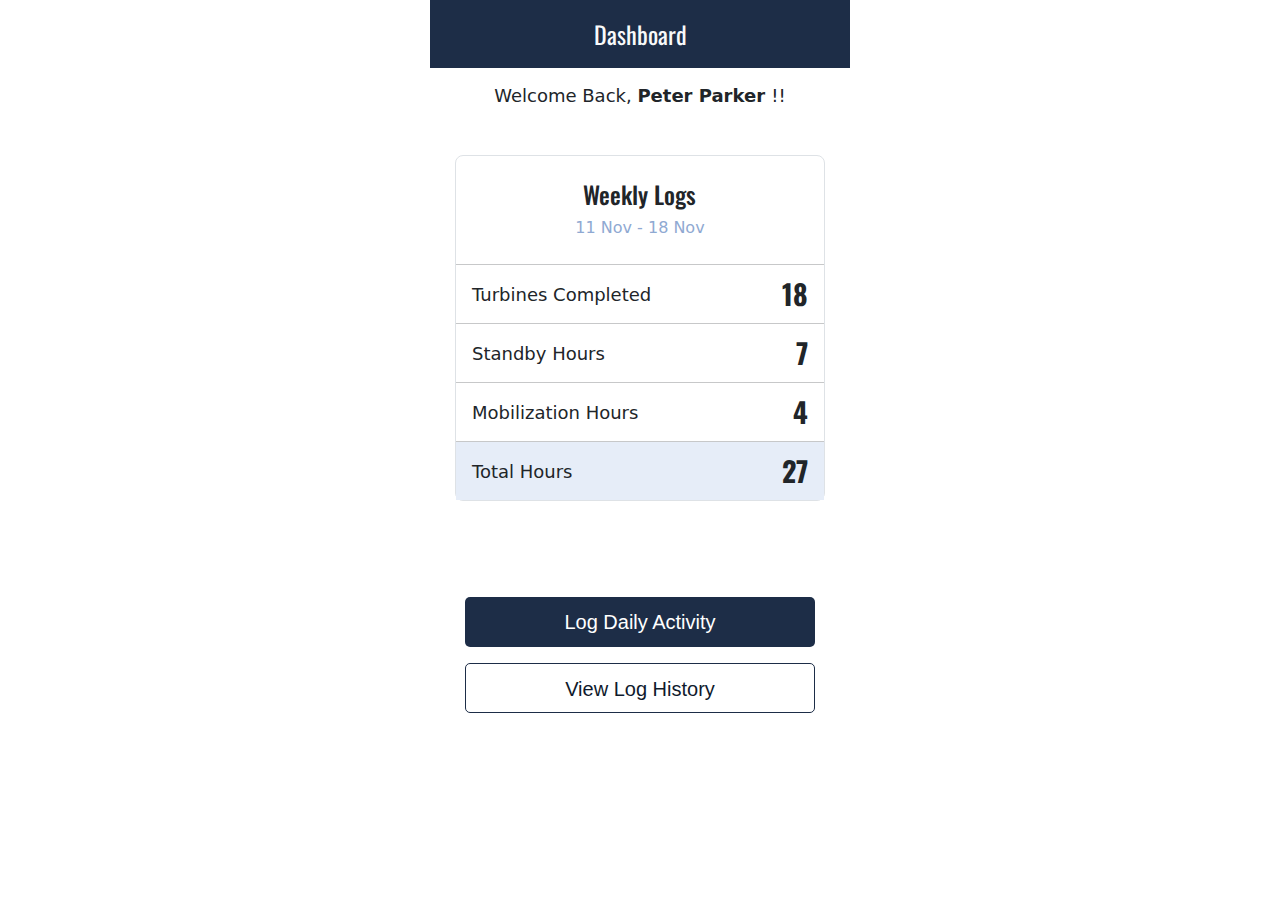
<file: index.html>
<!DOCTYPE html>
<html lang="en">

<head>
    <meta charset="UTF-8">
    <meta http-equiv="X-UA-Compatible" content="IE=edge">
    <meta name="viewport" content="width=device-width, initial-scale=1.0, user-scalable=no">
    <title>Dashboard</title>
    <link href="https://fonts.googleapis.com/css2?family=Oswald:wght@400;600&display=swap" rel="stylesheet">
    <link rel="stylesheet" href="https://cdnjs.cloudflare.com/ajax/libs/font-awesome/5.15.4/css/all.min.css">
    <link rel="stylesheet" href="https://cdn.jsdelivr.net/npm/bootstrap@5.1.3/dist/css/bootstrap.min.css">
    <link rel="stylesheet" href="assets/lib/js-toast/toast.style.min.css">
    <link rel="stylesheet" href="assets/css/style.css">
</head>

<body>
    <div id="mobileWrapper" class="">
        <header class="bg-p py-3 px-4">
            <div class="d-flex justify-content-between text-light">
                <div class="d1 para-xl"> <a href="my-profile.html" class="text-light"><i class="fa fa-user"></i></a></div>
                <div class="page-title font-oswald h-m">Dashboard</div>
                <div class="d2 para-xl"> <a href="login.html" class="text-light"><i class="fa fa-power-off"></i></a></div>
            </div>
        </header>
        <div class="page-body">
            <h6 class="text-center my-5 para-lg">Welcome Back, <strong> Peter Parker </strong> !!</h6>
            <div id="statbox" class="row">
                <div class="col-10 offset-1 border pt-4 px-0 rounded-3">
                    <div class="statdates d-flex justify-content-around mb-4">
                        <div> <a href="" class="txt-grey"><i class="fa fa-chevron-left fa-2x"></i></a> </div>
                        <div class="text-center"> <h4 class="my-0 font-oswald">Weekly Logs</h4> <div class="mt-2 txt-grey"> 11 Nov - 18 Nov </div></div>
                        <div> <a href="" class="txt-grey"><i class="fa fa-chevron-right fa-2x"></i></a> </div>
                    </div>
                    <hr class="my-0">
                    <div class="stat d-flex justify-content-between para-lg align-items-center px-3 py-2">
                        <div>Turbines Completed </div>
                        <div class="font-oswald h-l"><strong>18</strong></div>
                    </div>
                    <hr class="my-0">
                    <div class="stat d-flex justify-content-between para-lg my-1 align-items-center px-3 py-1">
                        <div>Standby Hours </div>
                        <div class="font-oswald h-l"><strong>7</strong></div>
                    </div>
                    <hr class="my-0">
                    <div class="stat d-flex justify-content-between para-lg my-1 align-items-center px-3 py-1">
                        <div>Mobilization Hours </div>
                        <div class="font-oswald h-l"><strong>4</strong></div>
                    </div>
                    <hr class="my-0">
                    <div class="stat d-flex justify-content-between para-lg align-items-center px-3 py-2 bg-litegrey">
                        <div>Total Hours </div>
                        <div class="font-oswald h-l"><strong>27</strong></div>
                    </div>
                </div>
            </div>
            <!--  -->
                <div class="col-10 offset-1 text-center mt-5 pt-5"><a href="log-activity.html" class="btn btn-p w-100 btn-block btn-lg">Log Daily Activity</a></div>
                <div class="col-10 offset-1 text-center mt-3"><a href="daily-logs.html" class="btn btn-outline-p w-100 btn-block btn-lg">View Log History</a></div>
            
            <!--  -->
        </div>
    </div>
</body>
<script src="https://code.jquery.com/jquery-3.6.0.min.js" integrity="sha256-/xUj+3OJU5yExlq6GSYGSHk7tPXikynS7ogEvDej/m4=" crossorigin="anonymous"></script>
<script src="assets/lib/js-toast/toast.script.js"> </script>
</html>
</file>
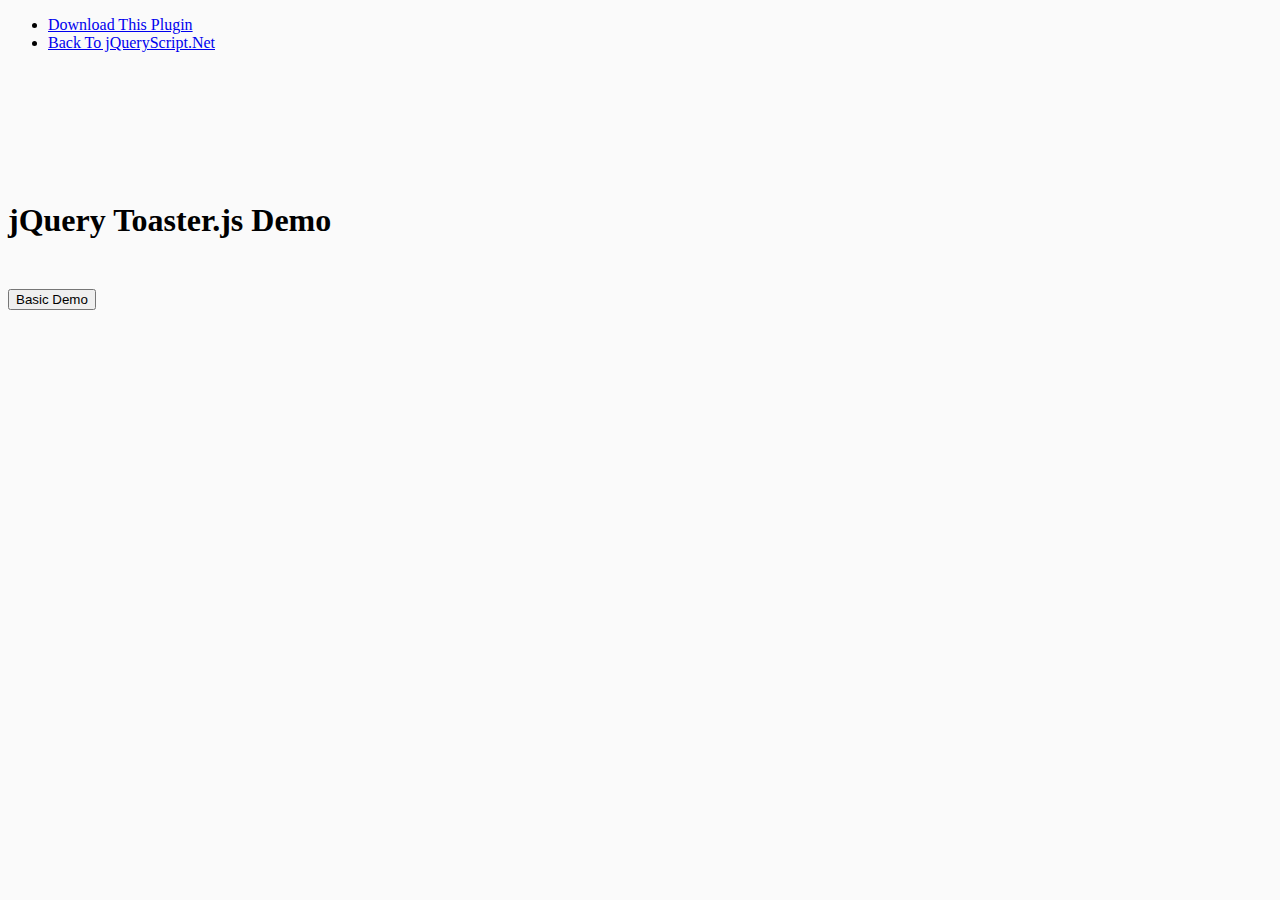
<file: assets/lib/js-toast/index.html>
<!DOCTYPE html>
<html lang="en">
    <head>
        <title>jQuery Toaster.js Demo</title>
        <meta charset="UTF-8">
        <link href="http://www.jqueryscript.net/css/jquerysctipttop.css" rel="stylesheet" type="text/css">
        <meta name="viewport" content="width=device-width, initial-scale=1">
        <link href="toast.style.min.css" rel="stylesheet">
        <script src="https://ajax.googleapis.com/ajax/libs/jquery/3.2.1/jquery.min.js"></script>
        <script src="toast.script.js"></script>
        <style>
        body { background-color:#fafafa; font-family:'Roboto'; }
        h1 { margin:150px auto 50px auto; }
        </style>
    </head>
    <body>
    <div id="jquery-script-menu">
<div class="jquery-script-center">
<ul>
<li><a href="http://www.jqueryscript.net/other/Toast-Popup-Plugin-jQuery-Toaster/">Download This Plugin</a></li>
<li><a href="http://www.jqueryscript.net/">Back To jQueryScript.Net</a></li>
</ul>
<div class="jquery-script-ads"><script type="text/javascript"><!--
google_ad_client = "ca-pub-2783044520727903";
/* jQuery_demo */
google_ad_slot = "2780937993";
google_ad_width = 728;
google_ad_height = 90;
//-->
</script>
<script type="text/javascript"
src="http://pagead2.googlesyndication.com/pagead/show_ads.js">
</script></div>
<div class="jquery-script-clear"></div>
</div>
</div>
    <h1>jQuery Toaster.js Demo</h1>
        <button onclick="addToast()" >Basic Demo</button>
        <script>
            function addToast(){
                $.Toast("test", "this is a test message.", "success", {
                    has_icon:true,
                    has_close_btn:true,
					stack: true,
                    fullscreen:true,
                    timeout:8000,
                    sticky:false,
                    has_progress:true,
                    rtl:false,
                });
            }
        </script>
        <script type="text/javascript">

  var _gaq = _gaq || [];
  _gaq.push(['_setAccount', 'UA-36251023-1']);
  _gaq.push(['_setDomainName', 'jqueryscript.net']);
  _gaq.push(['_trackPageview']);

  (function() {
    var ga = document.createElement('script'); ga.type = 'text/javascript'; ga.async = true;
    ga.src = ('https:' == document.location.protocol ? 'https://ssl' : 'http://www') + '.google-analytics.com/ga.js';
    var s = document.getElementsByTagName('script')[0]; s.parentNode.insertBefore(ga, s);
  })();

</script>
    </body>
</html>
</file>
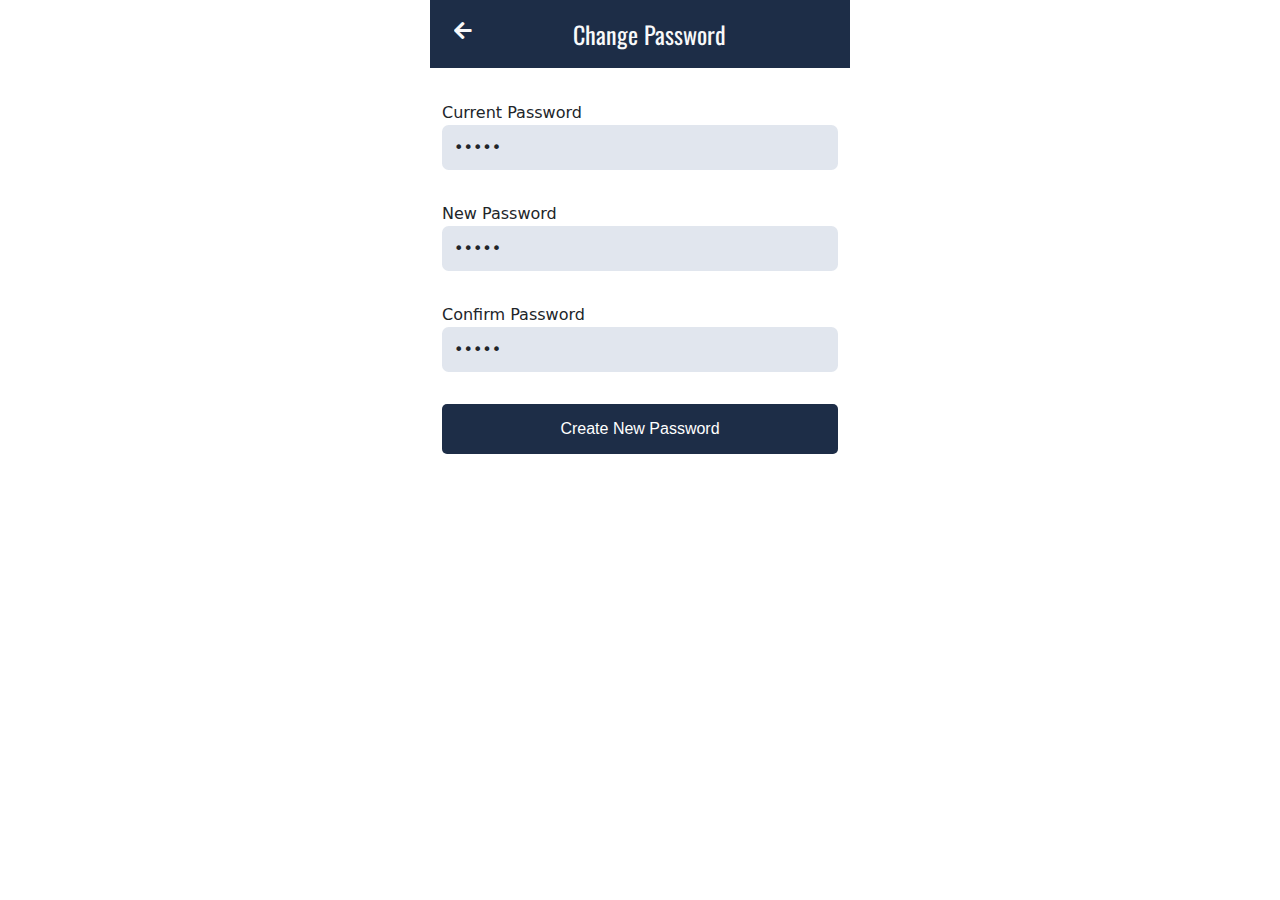
<file: change-password.html>
<!DOCTYPE html>
<html lang="en">

<head>
    <meta charset="UTF-8">
    <meta http-equiv="X-UA-Compatible" content="IE=edge">
    <meta name="viewport" content="width=device-width, initial-scale=1.0, user-scalable=no">
    <title>Dashboard</title>
    <link href="https://fonts.googleapis.com/css2?family=Oswald:wght@400;600&display=swap" rel="stylesheet">
    <link rel="stylesheet" href="https://cdnjs.cloudflare.com/ajax/libs/font-awesome/5.15.4/css/all.min.css">
    <link rel="stylesheet" href="https://cdn.jsdelivr.net/npm/bootstrap@5.1.3/dist/css/bootstrap.min.css">
    <link rel="stylesheet" href="assets/css/style.css">
</head>

<body>
    <div id="mobileWrapper" class="">
        <header class="bg-p py-3 px-4">
            <div class="d-flex justify-content-between text-light">
                <div class="d1 para-xl"> <a href="my-profile.html" class="text-light"><i class="fa fa-arrow-left"></i></a></div>
                <div class="page-title font-oswald h-m">Change Password</div>
                <div class="d1 para-xl"> </div>
            </div>
        </header>
        <div class="page-body">
            <div class="container">
                <div class="row">
                    <div class="col-12 my-3">
                        <label for="">Current Password</label>
                        <input type="password" class="form-control vinput" value="Shane">
                    </div>
                    <!--  -->
                    <div class="col-12 my-3">
                        <label for="">New Password</label>
                        <input type="password" class="form-control vinput" value="Shane">
                    </div>
                    <!--  -->
                    <div class="col-12 my-3">
                        <label for="">Confirm Password</label>
                        <input type="password" class="form-control vinput" value="Shane">
                    </div>
                    <!--  -->
                    <div class="col-12 my-3">
                        <a href="index.html" class="btn btn-p btn-block w-100">Create New Password</a>
                    </div>
                    <!--  -->
                </div>
            </div>
        </div>
    </div>
</body>

</html>
</file>
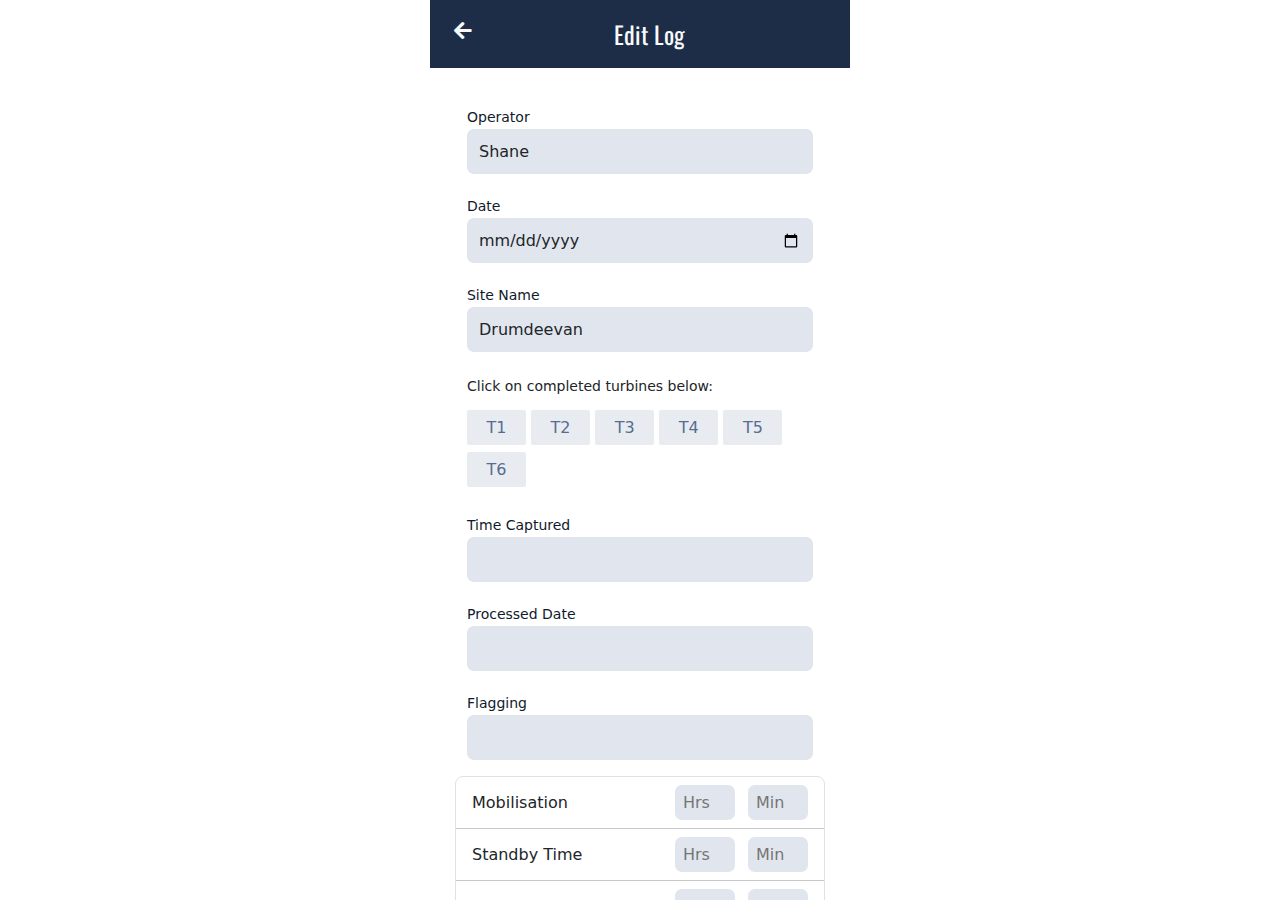
<file: edit-log.html>
<!DOCTYPE html>
<html lang="en">

<head>
    <meta charset="UTF-8">
    <meta http-equiv="X-UA-Compatible" content="IE=edge">
    <meta name="viewport" content="width=device-width, initial-scale=1.0, user-scalable=no">
    <title>Dashboard</title>
    <link href="https://fonts.googleapis.com/css2?family=Oswald:wght@400;600&display=swap" rel="stylesheet">
    <link rel="stylesheet" href="https://cdnjs.cloudflare.com/ajax/libs/font-awesome/5.15.4/css/all.min.css">
    <link rel="stylesheet" href="https://cdn.jsdelivr.net/npm/bootstrap@5.1.3/dist/css/bootstrap.min.css">
    <link rel="stylesheet" href="assets/css/style.css">
</head>

<body>
    <div id="mobileWrapper" class="">
        <header class="bg-p py-3 px-4">
            <div class="d-flex justify-content-between text-light">
                <div class="d1 para-xl"> <a href="view-log.html" class="text-light"><i class="fa fa-arrow-left"></i>
                    </a> </div>
                <div class="page-title font-oswald h-m">Edit Log</div>
                <div class="d1 para-xl"> </div>
            </div>
        </header>
        <div class="page-body">
            <div class="row">
                <div class="col-10 offset-1">
                    <div class="form-group">
                        <label for="">Operator</label>
                        <select class="form-control vinput">
                            <option value="">Shane</option>
                            <option value="">Robin</option>
                            <option value="">Michael</option>
                        </select>
                    </div>
                    <!--  -->
                    <div class="form-group">
                        <label for="">Date</label>
                        <input type="date" class="form-control vinput">
                    </div>
                    <!--  -->
                    <div class="form-group">
                        <label for="">Site Name</label>
                        <select class="form-control vinput">
                            <option value="">Drumdeevan</option>
                            <option value="">Site 2</option>
                            <option value="">Site 3</option>
                        </select>
                    </div>
                    <!--  -->
                    <div class="turbinetagsbx my-4">
                        <div class="para-sm mb-2">
                            <label for="">Click on completed turbines below:</label>
                        </div>
                        <div class="form-check form-check-inline px-0 mx-0 trbncheck">
                            <input class="form-check-input" type="checkbox" id="inlineCheckbox1" value="option1">
                            <label class="form-check-label" for="inlineCheckbox1">T1</label>
                        </div>
                        <!--  -->
                        <div class="form-check form-check-inline px-0 mx-0 trbncheck">
                            <input class="form-check-input" type="checkbox" id="inlineCheckbox2" value="option2">
                            <label class="form-check-label" for="inlineCheckbox2">T2</label>
                        </div>
                        <!--  -->
                        <div class="form-check form-check-inline px-0 mx-0 trbncheck">
                            <input class="form-check-input" type="checkbox" id="inlineCheckbox3" value="option1">
                            <label class="form-check-label" for="inlineCheckbox3">T3</label>
                        </div>
                        <!--  -->
                        <div class="form-check form-check-inline px-0 mx-0 trbncheck">
                            <input class="form-check-input" type="checkbox" id="inlineCheckbox4" value="option2">
                            <label class="form-check-label" for="inlineCheckbox4">T4</label>
                        </div>
                        <!--  -->
                        <div class="form-check form-check-inline px-0 mx-0 trbncheck">
                            <input class="form-check-input" type="checkbox" id="inlineCheckbox5" value="option1">
                            <label class="form-check-label" for="inlineCheckbox5">T5</label>
                        </div>
                        <!--  -->
                        <div class="form-check form-check-inline px-0 mx-0 trbncheck">
                            <input class="form-check-input" type="checkbox" id="inlineCheckbox6" value="option2">
                            <label class="form-check-label" for="inlineCheckbox6">T6</label>
                        </div>
                        <!--  -->
                    </div>
                    <!--  -->
                    <div class="form-group">
                        <label for="">Time Captured</label>
                        <input type="text" class="form-control vinput">
                    </div>
                    <!--  -->
                    <div class="form-group">
                        <label for="">Processed Date</label>
                        <input type="text" class="form-control vinput">
                    </div>
                    <!--  -->
                    <div class="form-group">
                        <label for="">Flagging</label>
                        <input type="text" class="form-control vinput">
                    </div>
                    <!--  -->
                </div>
            </div>
            <!-- Stat box -->
            <div id="statbox" class="row my-3">
                <div class="col-10 offset-1 border px-0 rounded-3">
                    <div class="stat d-flex justify-content-between align-items-center px-3 py-2">
                        <div> Mobilisation </div>
                        <div>
                            <input type="text" class="font-control vinput px-2 input-mini" placeholder="Hrs">
                            <input type="text" class="font-control vinput px-2 input-mini ms-2" placeholder="Min">
                        </div>
                    </div>
                    <hr class="my-0">
                    <div class="stat d-flex justify-content-between my-1 align-items-center px-3 py-1">
                        <div>Standby Time </div>
                        <div>
                            <input type="text" class="font-control vinput px-2 input-mini" placeholder="Hrs">
                            <input type="text" class="font-control vinput px-2 input-mini ms-2" placeholder="Min">
                        </div>
                    </div>
                    <hr class="my-0">
                    <div class="stat d-flex justify-content-between my-1 align-items-center px-3 py-1">
                        <div>On Hold </div>
                        <div>
                            <input type="text" class="font-control vinput px-2 input-mini" placeholder="Hrs">
                            <input type="text" class="font-control vinput px-2 input-mini ms-2" placeholder="Min">
                        </div>
                    </div>
                    <hr class="my-0">
                    <div class="stat d-flex justify-content-between para-lg align-items-center px-3 py-2 bg-litegrey">
                        <div>Total </div>
                        <div>
                            <input type="text" class="font-control vinput px-2 input-mini" placeholder="Hrs" disabled>
                            <input type="text" class="font-control vinput px-2 input-mini ms-2" placeholder="Min"
                                disabled>
                        </div>
                    </div>
                </div>

                <div
                    class="stat col-10 offset-1 my-3 d-flex justify-content-between para-reg align-items-center px-3 py-2 border rounded-3">
                    <div>Round Trip KM's </div>
                    <div>
                        <input type="text" class="font-control vinput px-2 input-med" placeholder="total KM">
                    </div>
                </div>
            </div>
            <!--  -->
            <div class="col-10 offset-1">
                <label for="">Note</label>
                <textarea class="form-control vinput" rows="3"></textarea>
            </div>
            <!--  -->
            <div class="col-10 offset-1 text-center my-5"><a href="" class="btn btn-p w-100 btn-block btn-lg">Submit</a>
            </div>
            <!--  -->
        </div>
    </div>
</body>

</html>
</file>
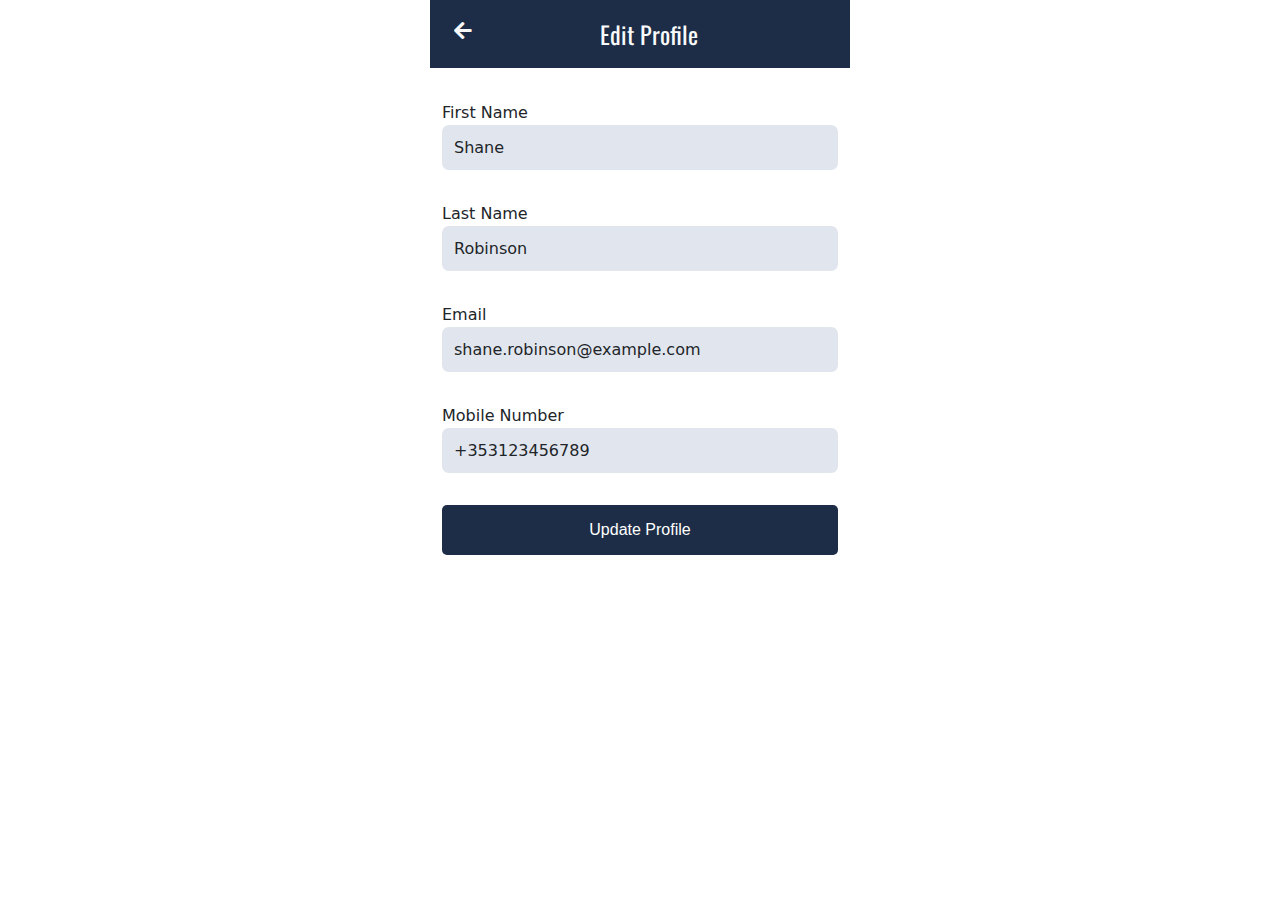
<file: edit-profile.html>
<!DOCTYPE html>
<html lang="en">

<head>
    <meta charset="UTF-8">
    <meta http-equiv="X-UA-Compatible" content="IE=edge">
    <meta name="viewport" content="width=device-width, initial-scale=1.0, user-scalable=no">
    <title>Dashboard</title>
    <link href="https://fonts.googleapis.com/css2?family=Oswald:wght@400;600&display=swap" rel="stylesheet">
    <link rel="stylesheet" href="https://cdnjs.cloudflare.com/ajax/libs/font-awesome/5.15.4/css/all.min.css">
    <link rel="stylesheet" href="https://cdn.jsdelivr.net/npm/bootstrap@5.1.3/dist/css/bootstrap.min.css">
    <link rel="stylesheet" href="assets/css/style.css">
</head>

<body>
    <div id="mobileWrapper" class="">
        <header class="bg-p py-3 px-4">
            <div class="d-flex justify-content-between text-light">
                <div class="d1 para-xl"> <a href="my-profile.html" class="text-light"><i class="fa fa-arrow-left"></i></a></div>
                <div class="page-title font-oswald h-m">Edit Profile</div>
                <div class="d1 para-xl"> </div>
            </div>
        </header>
        <div class="page-body">
            <div class="container">
                <div class="row">
                    <div class="col-12 my-3">
                        <label for="">First Name</label>
                        <input type="text" class="form-control vinput" value="Shane">
                    </div>
                    <!--  -->
                    <div class="col-12 my-3">
                        <label for="">Last Name</label>
                        <input type="text" class="form-control vinput" value="Robinson">
                    </div>
                    <!--  -->
                    <div class="col-12 my-3">
                        <label for="">Email</label>
                        <input type="text" class="form-control vinput" value="shane.robinson@example.com">
                    </div>
                    <!--  -->
                    <div class="col-12 my-3">
                        <label for="">Mobile Number</label>
                        <input type="text" class="form-control vinput" value="+353123456789">
                    </div>
                    <!--  -->
                    <div class="col-12 my-3">
                        <a href="my-profile.html" class="btn btn-p btn-block w-100">Update Profile</a>
                    </div>
                    <!--  -->
                </div>
            </div>
        </div>
    </div>
</body>

</html>
</file>
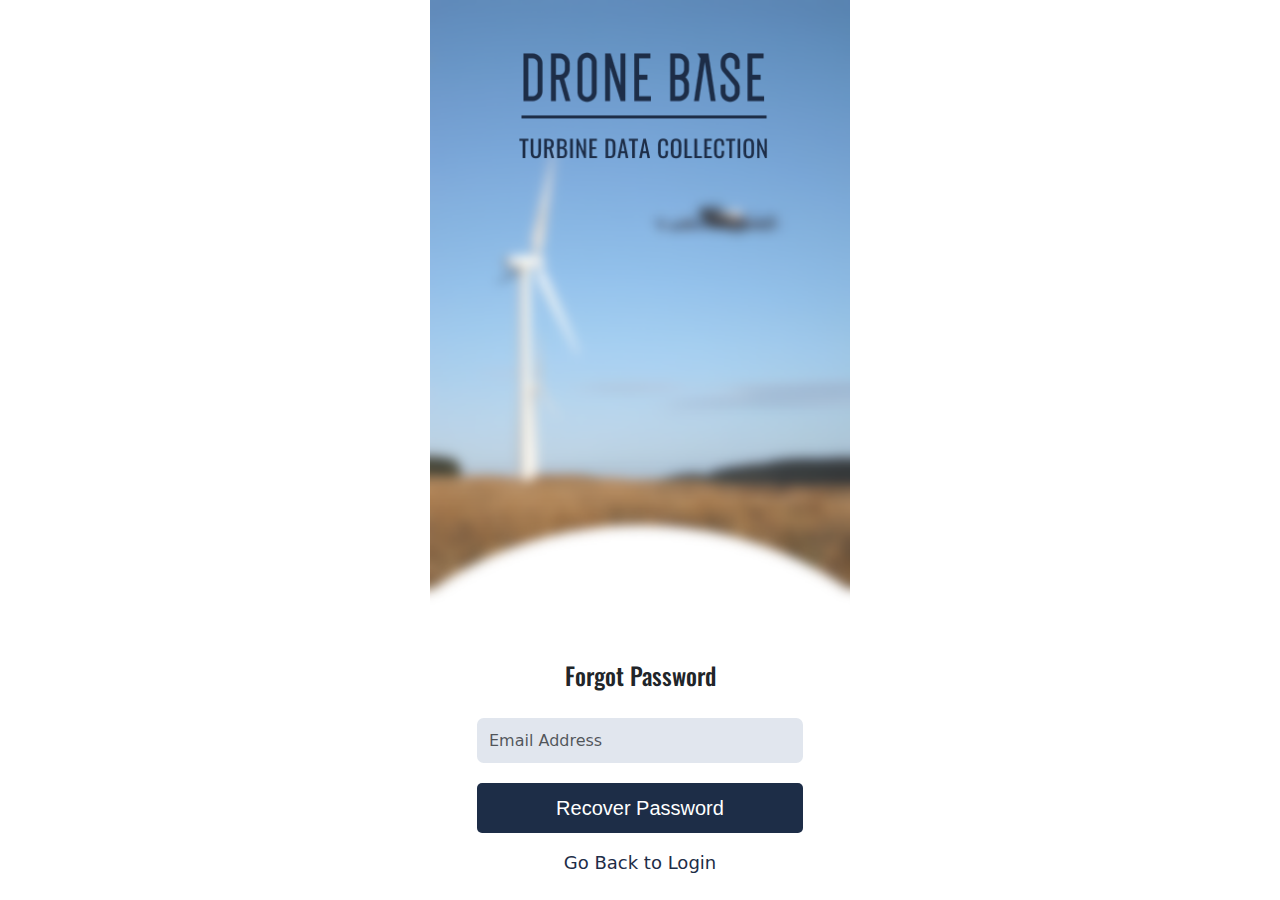
<file: forgot-password.html>
<!DOCTYPE html>
<html lang="en">

<head>
    <meta charset="UTF-8">
    <meta http-equiv="X-UA-Compatible" content="IE=edge">
    <meta name="viewport" content="width=device-width, initial-scale=1.0, user-scalable=no">
    <title>Dashboard</title>
    <link href="https://fonts.googleapis.com/css2?family=Oswald:wght@400;600&display=swap" rel="stylesheet">
    <link rel="stylesheet" href="https://cdnjs.cloudflare.com/ajax/libs/font-awesome/5.15.4/css/all.min.css">
    <link rel="stylesheet" href="https://cdn.jsdelivr.net/npm/bootstrap@5.1.3/dist/css/bootstrap.min.css">
    <link rel="stylesheet" href="assets/css/style.css">
</head>

<body>
    <div id="mobileWrapper" class="bg-dark d-flex authbg">
        <div class="container d-flex align-items-start flex-column bd-highlight mb-3">
            <div class="row mb-auto bd-highlight w-100">
                <div id="brand" class="mt-5 w-100 text-center ms-3"><img src="assets/images/logo-tdc.png" alt=""></div>
            </div>
            <div class="row ">
                <div id="authBox">
                    <div class="form-heading text-center font-oswald">
                        <h4>Forgot Password</h4>
                    </div>

                    <form action="">
                        <div class="authForm row mb-2">
                            <div class="col-10 offset-1">
                                <div class="form-group">
                                    <input type="email" class="form-control vinput" placeholder="Email Address">
                                </div>
                            </div>
                            <div class="col-10 offset-1">
                                <div class="form-group">
                                    <a href="reset-password.html" class="btn w-100 btn-p btn-block btn-lg">Recover Password</a>
                                </div>
                            </div>
                            <div class="col-12 mt-3 text-center para-lg">
                                <a href="login.html">Go Back to Login</a>
                            </div>
                        </div>

                    </form>
                </div>
            </div>
        </div>
    </div>
</body>

</html>
</file>
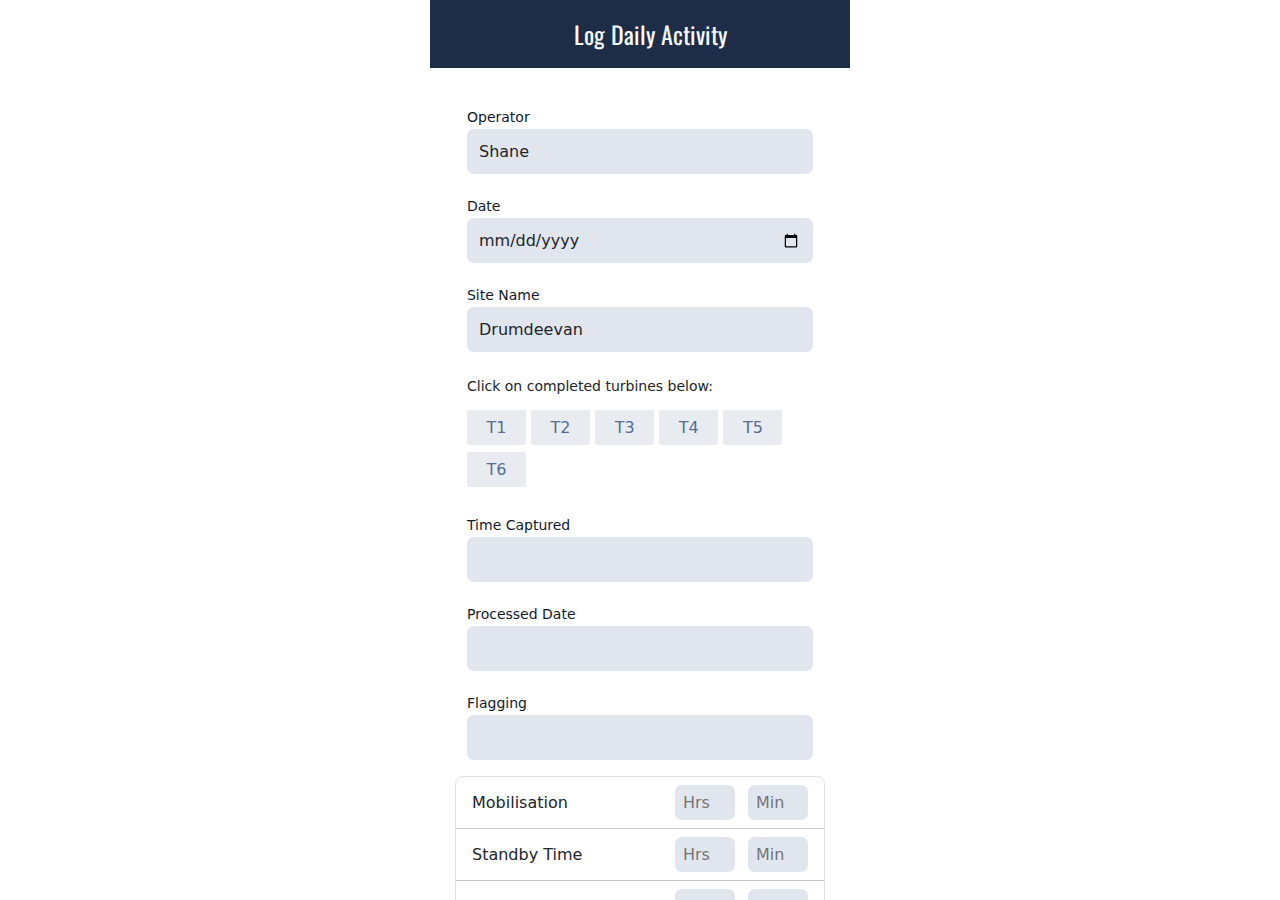
<file: log-activity.html>
<!DOCTYPE html>
<html lang="en">

<head>
    <meta charset="UTF-8">
    <meta http-equiv="X-UA-Compatible" content="IE=edge">
    <meta name="viewport" content="width=device-width, initial-scale=1.0, user-scalable=no">
    <title>Dashboard</title>
    <link href="https://fonts.googleapis.com/css2?family=Oswald:wght@400;600&display=swap" rel="stylesheet">
    <link rel="stylesheet" href="https://cdnjs.cloudflare.com/ajax/libs/font-awesome/5.15.4/css/all.min.css">
    <link rel="stylesheet" href="https://cdn.jsdelivr.net/npm/bootstrap@5.1.3/dist/css/bootstrap.min.css">
    <link rel="stylesheet" href="assets/lib/js-toast/toast.style.min.css">
    <link rel="stylesheet" href="assets/css/style.css">
</head>

<body>
    <div id="mobileWrapper" class="">
        <header class="bg-p py-3 px-4">
            <div class="d-flex justify-content-between text-light">
                <div class="d1 para-xl"> <a href="index.html" class="text-light"><i class="fa fa-arrow-left"></i></a>
                </div>
                <div class="page-title font-oswald h-m">Log Daily Activity</div>
                <div class="d1 para-xl"> </div>
            </div>
        </header>
        <div class="page-body">
            <div class="row">
                <div class="col-10 offset-1">
                    <div class="form-group">
                        <label for="">Operator</label>
                        <select class="form-control vinput">
                            <option value="">Shane</option>
                            <option value="">Robin</option>
                            <option value="">Michael</option>
                        </select>
                    </div>
                    <!--  -->
                    <div class="form-group">
                        <label for="">Date</label>
                        <input type="date" class="form-control vinput">
                    </div>
                    <!--  -->
                    <div class="form-group">
                        <label for="">Site Name</label>
                        <select class="form-control vinput">
                            <option value="">Drumdeevan</option>
                            <option value="">Site 2</option>
                            <option value="">Site 3</option>
                        </select>
                    </div>
                    <!--  -->
                    <div class="turbinetagsbx my-4">
                        <div class="para-sm mb-2">
                            <label for="">Click on completed turbines below:</label>
                        </div>
                        <div class="form-check form-check-inline px-0 mx-0 trbncheck">
                            <input class="form-check-input" type="checkbox" id="inlineCheckbox1" value="option1">
                            <label class="form-check-label" for="inlineCheckbox1">T1</label>
                        </div>
                        <!--  -->
                        <div class="form-check form-check-inline px-0 mx-0 trbncheck">
                            <input class="form-check-input" type="checkbox" id="inlineCheckbox2" value="option2">
                            <label class="form-check-label" for="inlineCheckbox2">T2</label>
                        </div>
                        <!--  -->
                        <div class="form-check form-check-inline px-0 mx-0 trbncheck">
                            <input class="form-check-input" type="checkbox" id="inlineCheckbox3" value="option1">
                            <label class="form-check-label" for="inlineCheckbox3">T3</label>
                        </div>
                        <!--  -->
                        <div class="form-check form-check-inline px-0 mx-0 trbncheck">
                            <input class="form-check-input" type="checkbox" id="inlineCheckbox4" value="option2">
                            <label class="form-check-label" for="inlineCheckbox4">T4</label>
                        </div>
                        <!--  -->
                        <div class="form-check form-check-inline px-0 mx-0 trbncheck">
                            <input class="form-check-input" type="checkbox" id="inlineCheckbox5" value="option1">
                            <label class="form-check-label" for="inlineCheckbox5">T5</label>
                        </div>
                        <!--  -->
                        <div class="form-check form-check-inline px-0 mx-0 trbncheck">
                            <input class="form-check-input" type="checkbox" id="inlineCheckbox6" value="option2">
                            <label class="form-check-label" for="inlineCheckbox6">T6</label>
                        </div>
                        <!--  -->
                    </div>
                    <!--  -->
                    <div class="form-group">
                        <label for="">Time Captured</label>
                        <input type="text" class="form-control vinput">
                    </div>
                    <!--  -->
                    <div class="form-group">
                        <label for="">Processed Date</label>
                        <input type="text" class="form-control vinput">
                    </div>
                    <!--  -->
                    <div class="form-group">
                        <label for="">Flagging</label>
                        <input type="text" class="form-control vinput">
                    </div>
                    <!--  -->
                </div>
            </div>
            <!-- Stat box -->
            <div id="statbox" class="row my-3">
                <div class="col-10 offset-1 border px-0 rounded-3">
                    <div class="stat d-flex justify-content-between align-items-center px-3 py-2">
                        <div> Mobilisation </div>
                        <div>
                            <input type="text" class="font-control vinput px-2 input-mini" placeholder="Hrs">
                            <input type="text" class="font-control vinput px-2 input-mini ms-2" placeholder="Min">
                        </div>
                    </div>
                    <hr class="my-0">
                    <div class="stat d-flex justify-content-between my-1 align-items-center px-3 py-1">
                        <div>Standby Time </div>
                        <div>
                            <input type="text" class="font-control vinput px-2 input-mini" placeholder="Hrs">
                            <input type="text" class="font-control vinput px-2 input-mini ms-2" placeholder="Min">
                        </div>
                    </div>
                    <hr class="my-0">
                    <div class="stat d-flex justify-content-between my-1 align-items-center px-3 py-1">
                        <div>On Hold </div>
                        <div>
                            <input type="text" class="font-control vinput px-2 input-mini" placeholder="Hrs">
                            <input type="text" class="font-control vinput px-2 input-mini ms-2" placeholder="Min">
                        </div>
                    </div>
                    <hr class="my-0">
                    <div class="stat d-flex justify-content-between para-lg align-items-center px-3 py-2 bg-litegrey">
                        <div>Total </div>
                        <div>
                            <input type="text" class="font-control vinput px-2 input-mini" placeholder="Hrs" disabled>
                            <input type="text" class="font-control vinput px-2 input-mini ms-2" placeholder="Min"
                                disabled>
                        </div>
                    </div>
                </div>

                <div
                    class="stat col-10 offset-1 my-3 d-flex justify-content-between para-reg align-items-center px-3 py-2 border rounded-3">
                    <div>Round Trip KM's </div>
                    <div>
                        <input type="text" class="font-control vinput px-2 input-med" placeholder="total KM">
                    </div>
                </div>
            </div>
            <!--  -->
            <div class="col-10 offset-1">
                <label for="">Note</label>
                <textarea class="form-control vinput" rows="3"></textarea>
            </div>
            <!--  -->
            <div class="col-10 offset-1 text-center my-5"><a href="daily-logs.html"
                    class="btn btn-p w-100 btn-block btn-lg">Submit</a>
            </div>
            <!--  -->
        </div>
    </div>
    <script src="https://code.jquery.com/jquery-3.6.0.min.js"
        integrity="sha256-/xUj+3OJU5yExlq6GSYGSHk7tPXikynS7ogEvDej/m4=" crossorigin="anonymous"></script>
    <script src="assets/lib/js-toast/toast.script.js"> </script>
    <script>
        function showToast(){
            $.Toast("Success","Upload status updated successfully");;
        }
        
    </script>
</body>

</html>
</file>
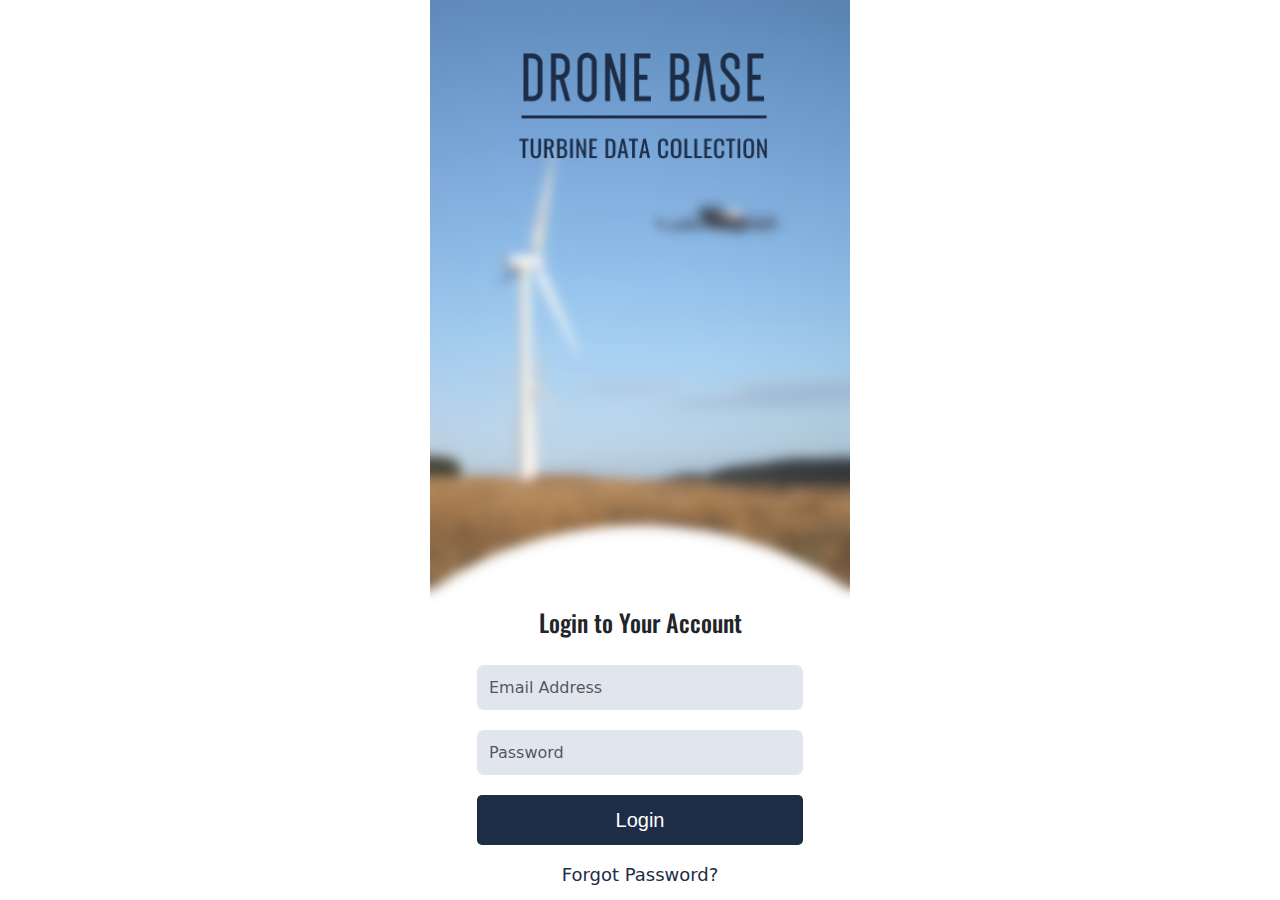
<file: login.html>
<!DOCTYPE html>
<html lang="en">

<head>
    <meta charset="UTF-8">
    <meta http-equiv="X-UA-Compatible" content="IE=edge">
    <meta name="viewport" content="width=device-width, initial-scale=1.0, user-scalable=no">
    <title>Dashboard</title>
    <link href="https://fonts.googleapis.com/css2?family=Oswald:wght@400;600&display=swap" rel="stylesheet">
    <link rel="stylesheet" href="https://cdnjs.cloudflare.com/ajax/libs/font-awesome/5.15.4/css/all.min.css">
    <link rel="stylesheet" href="https://cdn.jsdelivr.net/npm/bootstrap@5.1.3/dist/css/bootstrap.min.css">
    <link rel="stylesheet" href="assets/css/style.css">
</head>

<body>
    <div id="mobileWrapper" class="bg-dark d-flex authbg">
        <div class="container d-flex align-items-start flex-column bd-highlight mb-1">
            <div class="row mb-auto bd-highlight w-100">
                <div id="brand" class="mt-5 w-100 text-center ms-3"><img src="assets/images/logo-tdc.png" alt=""></div>
            </div>
            <div class="row ">
                <div id="authBox">
                    <div class="form-heading text-center font-oswald">
                        <h4>Login to Your Account</h4>
                    </div>

                    <form action="">
                        <div class="authForm row mb-2">
                            <div class="col-10 offset-1">
                                <div class="form-group">
                                    <input type="email" class="form-control vinput" placeholder="Email Address">
                                </div>
                            </div>
                            <div class="col-10 offset-1">
                                <div class="form-group">
                                    <input type="password" class="form-control vinput" placeholder="Password">
                                </div>
                            </div>
                            <div class="col-10 offset-1">
                                <div class="form-group">
                                    <a href="index.html" class="btn w-100 btn-p btn-block btn-lg">Login</a>
                                </div>
                            </div>
                            <div class="col-12 mt-3 text-center para-lg">
                                <a href="forgot-password.html">Forgot Password?</a>
                            </div>
                        </div>

                    </form>
                </div>
            </div>
        </div>
    </div>
</body>

</html>
</file>
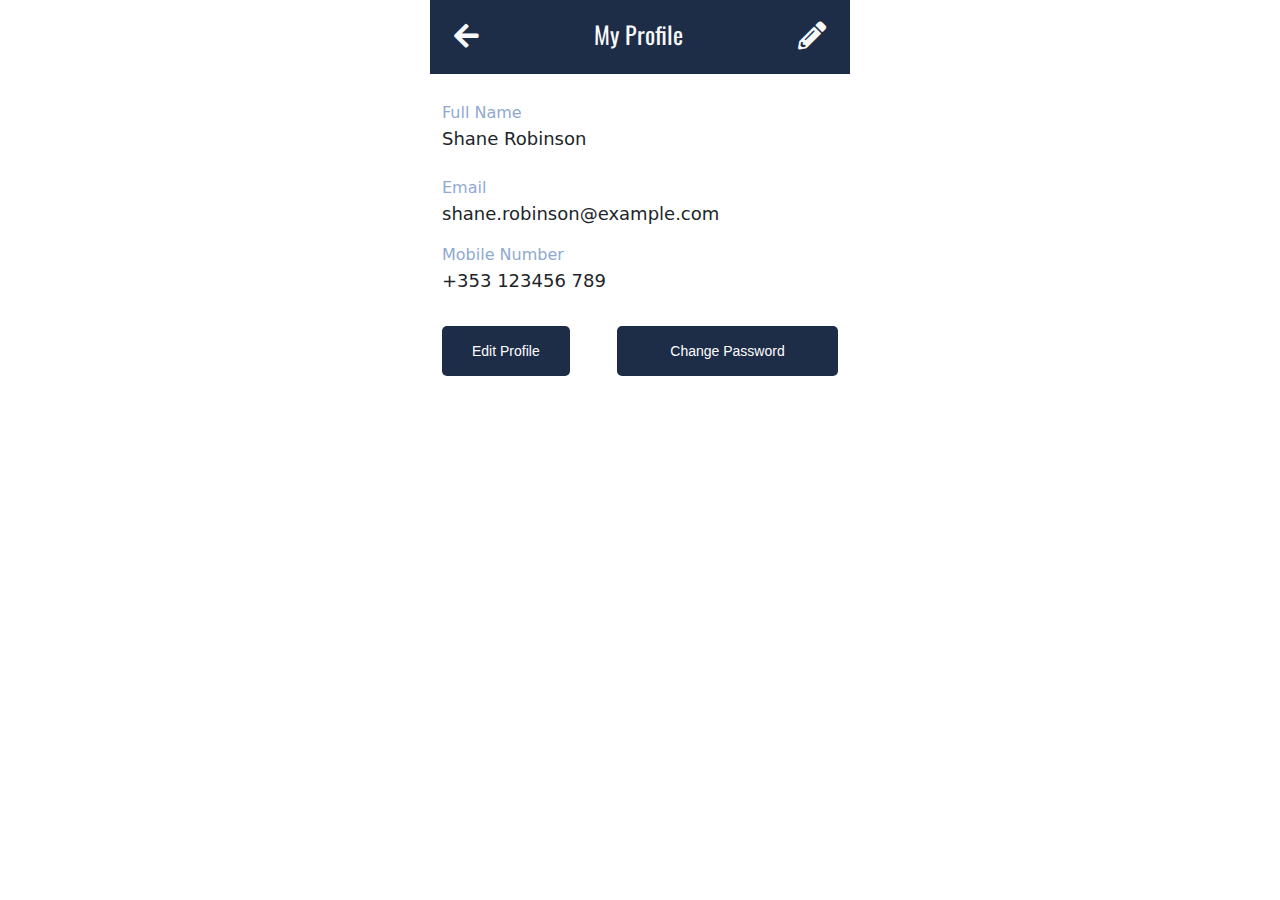
<file: my-profile.html>
<!DOCTYPE html>
<html lang="en">

<head>
    <meta charset="UTF-8">
    <meta http-equiv="X-UA-Compatible" content="IE=edge">
    <meta name="viewport" content="width=device-width, initial-scale=1.0, user-scalable=no">
    <title>Dashboard</title>
    <link href="https://fonts.googleapis.com/css2?family=Oswald:wght@400;600&display=swap" rel="stylesheet">
    <link rel="stylesheet" href="https://cdnjs.cloudflare.com/ajax/libs/font-awesome/5.15.4/css/all.min.css">
    <link rel="stylesheet" href="https://cdn.jsdelivr.net/npm/bootstrap@5.1.3/dist/css/bootstrap.min.css">
    <link rel="stylesheet" href="assets/css/style.css">
</head>

<body>
    <div id="mobileWrapper" class="">
        <header class="bg-p py-3 px-4">
            <div class="d-flex justify-content-between text-light">
                <div class="d1 h-l"> <a href="index.html" class="text-light"><i class="fa fa-arrow-left"></i></a></div>
                <div class="page-title font-oswald h-m">My Profile</div>
                <div class="d1 h-l"> <a href="edit-profile.html" class="text-light"><i class="fa fa-pencil-alt"></i> </a> </div>
            </div>
        </header>
        <div class="page-body">
            <div class="container">
                <div class="row">
                    <div class="col-12 my-3">
                        <label for="" class="txt-grey">Full Name</label>
                        <div class="para-lg">Shane Robinson</div>
                    </div>
                    <!--  -->
                    <div class="col-12 my-2">
                        <label for="" class="txt-grey">Email</label>
                        <div class="para-lg">shane.robinson@example.com</div>
                    </div>
                    <!--  -->
                    <div class="col-12 my-2">
                        <label for="" class="txt-grey">Mobile Number</label>
                        <div class="para-lg">+353 123456 789</div>
                    </div>
                    <!--  -->
                    <div class="col-12 my-4">
                        <div class="row">
                            <div class="col-5"><a href="edit-profile.html" class="btn btn-p para-sm">Edit Profile</a></div>
                            <div class="col-7"><a href="change-password.html" class="btn btn-p para-sm w-100">Change Password </a></div>
                        </div>
                    </div>
                    <!--  -->
                </div>
            </div>
        </div>
    </div>
</body>

</html>
</file>
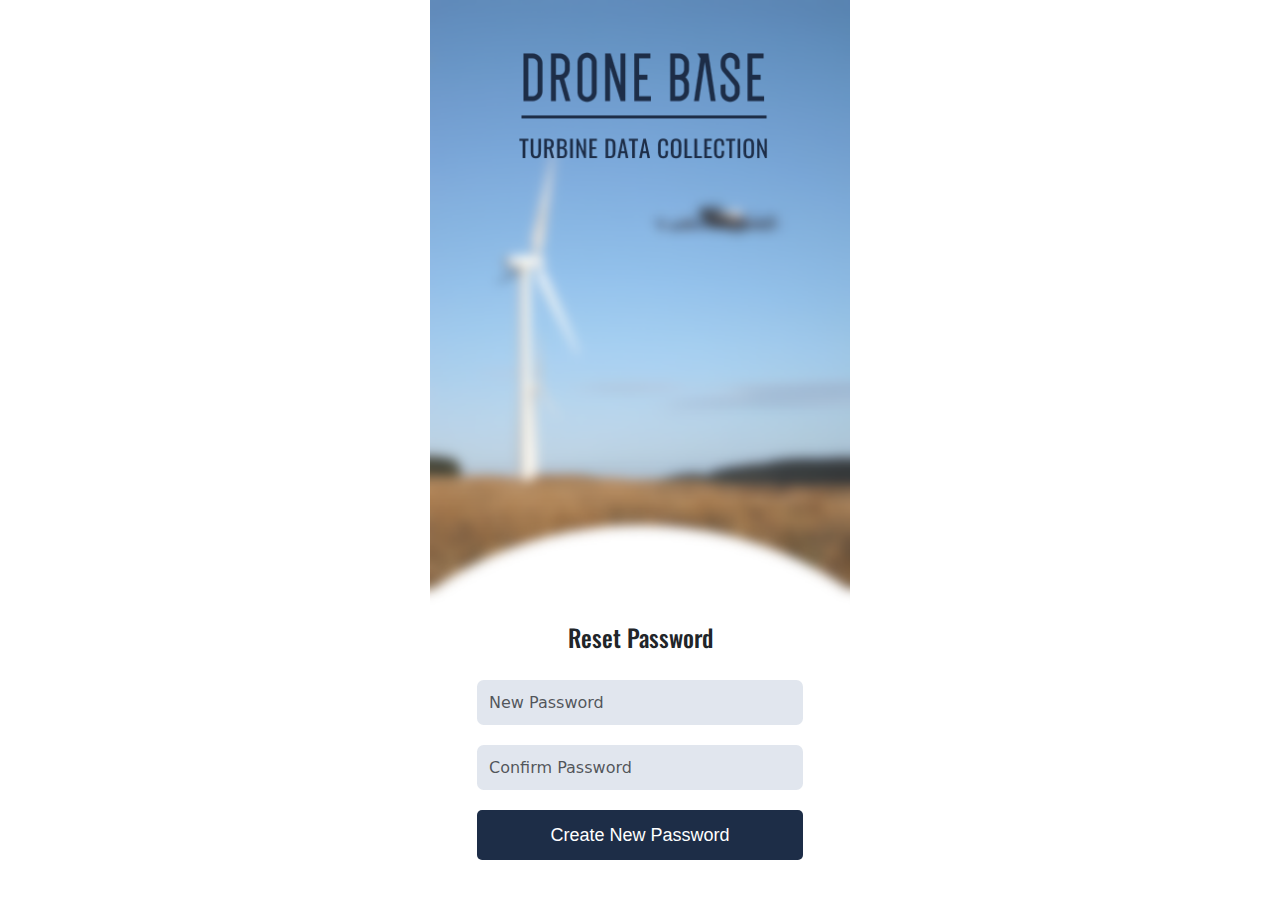
<file: reset-password.html>
<!DOCTYPE html>
<html lang="en">

<head>
    <meta charset="UTF-8">
    <meta http-equiv="X-UA-Compatible" content="IE=edge">
    <meta name="viewport" content="width=device-width, initial-scale=1.0, user-scalable=no">
    <title>Dashboard</title>
    <link href="https://fonts.googleapis.com/css2?family=Oswald:wght@400;600&display=swap" rel="stylesheet">
    <link rel="stylesheet" href="https://cdnjs.cloudflare.com/ajax/libs/font-awesome/5.15.4/css/all.min.css">
    <link rel="stylesheet" href="https://cdn.jsdelivr.net/npm/bootstrap@5.1.3/dist/css/bootstrap.min.css">
    <link rel="stylesheet" href="assets/css/style.css">
</head>

<body>
    <div id="mobileWrapper" class="bg-dark d-flex authbg">
        <div class="container d-flex align-items-start flex-column bd-highlight mb-3">
            <div class="row mb-auto bd-highlight w-100">
                <div id="brand" class="mt-5 w-100 text-center ms-3"><img src="assets/images/logo-tdc.png" alt=""></div>
            </div>
            <div class="row ">
                <div id="authBox">
                    <div class="form-heading text-center font-oswald">
                        <h4>Reset Password</h4>
                    </div>

                    <form action="">
                        <div class="authForm row mb-4">
                            <div class="col-10 offset-1">
                                <div class="form-group">
                                    <input type="password" class="form-control vinput" placeholder="New Password">
                                </div>
                            </div>
                            <div class="col-10 offset-1">
                                <div class="form-group">
                                    <input type="password" class="form-control vinput" placeholder="Confirm Password">
                                </div>
                            </div>
                            <div class="col-10 offset-1">
                                <div class="form-group">
                                    <a href="login.html" class="btn w-100 btn-p btn-block para-lg">Create New Password</a>
                                </div>
                            </div>
                        </div>

                    </form>
                </div>
            </div>
        </div>
    </div>
    
</body>

</html>
</file>
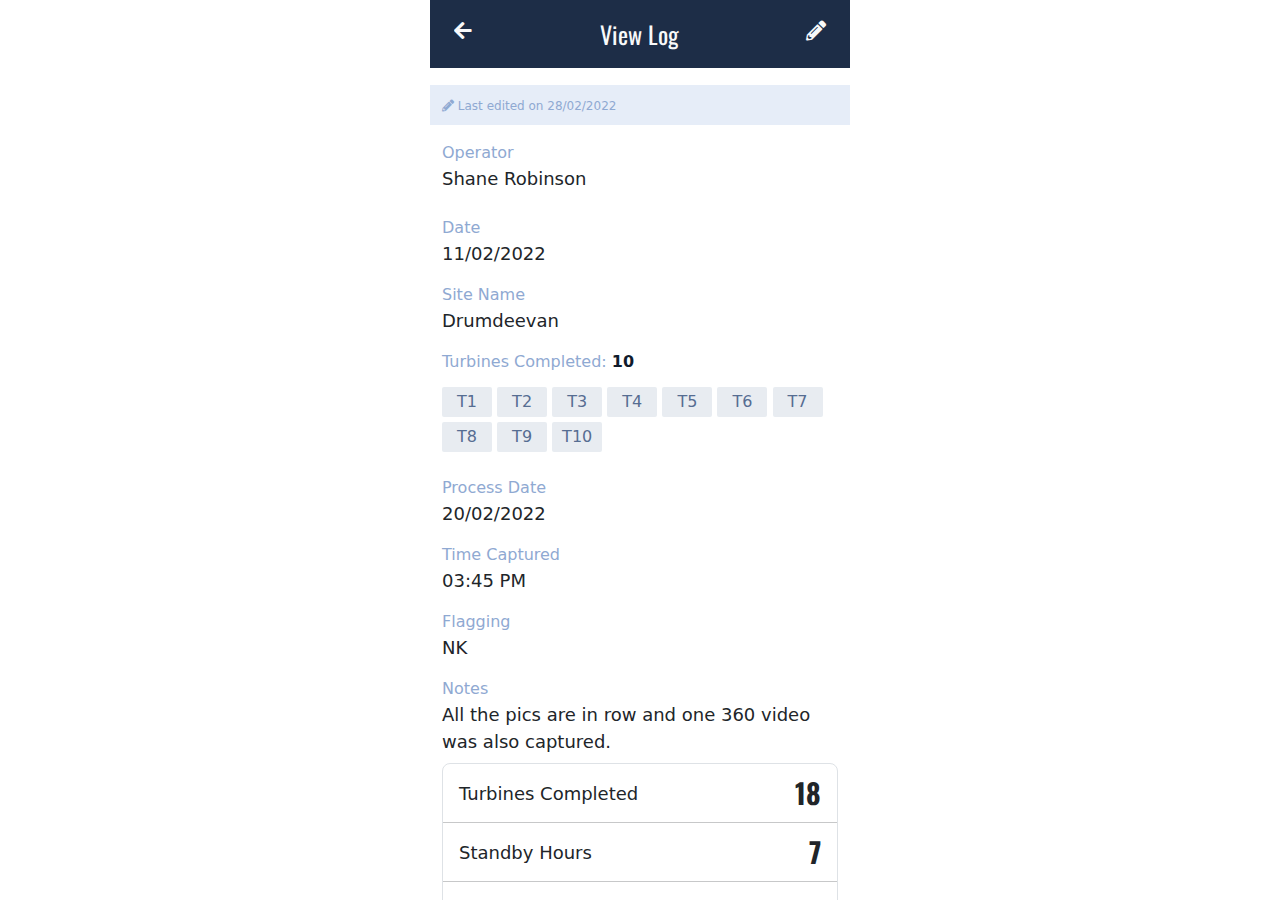
<file: view-log.html>
<!DOCTYPE html>
<html lang="en">

<head>
    <meta charset="UTF-8">
    <meta http-equiv="X-UA-Compatible" content="IE=edge">
    <meta name="viewport" content="width=device-width, initial-scale=1.0, user-scalable=no">
    <title>Dashboard</title>
    <link href="https://fonts.googleapis.com/css2?family=Oswald:wght@400;600&display=swap" rel="stylesheet">
    <link rel="stylesheet" href="https://cdnjs.cloudflare.com/ajax/libs/font-awesome/5.15.4/css/all.min.css">
    <link rel="stylesheet" href="https://cdn.jsdelivr.net/npm/bootstrap@5.1.3/dist/css/bootstrap.min.css">
    <link rel="stylesheet" href="assets/css/style.css">
</head>

<body>
    <div id="mobileWrapper" class="">
        <header class="bg-p py-3 px-4">
            <div class="d-flex justify-content-between text-light">
                <div class="d1 para-xl"> <a href="daily-logs.html" class="text-light"><i class="fa fa-arrow-left"></i></a></div>
                <div class="page-title font-oswald h-m">View Log</div>
                <div class="d1 para-xl"> <a href="edit-log.html" class="text-light"><i class="fa fa-pencil-alt"></i> </a> </div>
            </div>
        </header>
        <div class="page-body">
            <div class="container">
                <div class="row">
                    <div class="col-12 bg-litegrey py-2">
                        <label for="" class="txt-grey para-xs"><i class="fa fa-pencil-alt"></i> Last edited on 28/02/2022</label>
                    </div>
                    <div class="col-12 my-3">
                        <label for="" class="txt-grey">Operator</label>
                        <div class="para-lg">Shane Robinson</div>
                    </div>
                    <!--  -->
                    <div class="col-12 my-2">
                        <label for="" class="txt-grey">Date</label>
                        <div class="para-lg">11/02/2022</div>
                    </div>
                    <!--  -->
                    <div class="col-12 my-2">
                        <label for="" class="txt-grey">Site Name</label>
                        <div class="para-lg">Drumdeevan</div>
                    </div>
                    <!--  -->
                    <div class="col-12 my-2">
                        <label for="" class="txt-grey">Turbines Completed:
                            <span class="trbnumber txt-dark"> <strong>10</strong></span></label>
                        <div class="trbntagbox mt-2 mb-2">
                            <span class="trbntag">T1</span>
                            <span class="trbntag active">T2</span>
                            <span class="trbntag">T3</span>
                            <span class="trbntag active">T4</span>
                            <span class="trbntag">T5</span>
                            <span class="trbntag">T6</span>
                            <span class="trbntag">T7</span>
                            <span class="trbntag active">T8</span>
                            <span class="trbntag">T9</span>
                            <span class="trbntag active">T10</span>
                        </div>
                    </div>
                    <!--  -->
                    <div class="col-12 my-2">
                        <label for="" class="txt-grey">Process Date</label>
                        <div class="para-lg ">20/02/2022</div>
                    </div>
                    <!--  -->
                    <div class="col-12 my-2">
                        <label for="" class="txt-grey">Time Captured</label>
                        <div class="para-lg">03:45 PM</div>
                    </div>
                    <!--  -->
                    <div class="col-12 my-2">
                        <label for="" class="txt-grey">Flagging</label>
                        <div class="para-lg">NK</div>
                    </div>
                    <!--  -->
                    <div class="col-12 my-2">
                        <label for="" class="txt-grey">Notes</label>
                        <div class="para-lg">All the pics are in row and one 360 video was also captured.</div>
                    </div>
                    <!--  -->
                    <div id="statbox" class="">
                        <div class="col-12 px-0 border rounded-3">
                            <div class="stat d-flex justify-content-between para-lg align-items-center px-3 py-2">
                                <div>Turbines Completed </div>
                                <div class="font-oswald h-l"><strong>18</strong></div>
                            </div>
                            <hr class="my-0">
                            <div class="stat d-flex justify-content-between para-lg my-1 align-items-center px-3 py-1">
                                <div>Standby Hours </div>
                                <div class="font-oswald h-l"><strong>7</strong></div>
                            </div>
                            <hr class="my-0">
                            <div class="stat d-flex justify-content-between para-lg my-1 align-items-center px-3 py-1">
                                <div>Mobilization Hours </div>
                                <div class="font-oswald h-l"><strong>4</strong></div>
                            </div>
                            <hr class="my-0">
                            <div
                                class="stat d-flex justify-content-between para-lg align-items-center px-3 py-2 bg-litegrey">
                                <div>Total Hours </div>
                                <div class="font-oswald h-l"><strong>27</strong></div>
                            </div>
                        </div>
                    </div>
                    <!--  -->
                    <div
                        class="stat col-11 ms-3 my-3 d-flex justify-content-between para-reg align-items-center px-3 py-2 border rounded-3">
                        <div>Round Trip KM's </div>
                        <div class="font-oswald h-l"><strong>27KM</strong></div>
                    </div>
                    <!--  -->
                </div>
            </div>
        </div>
    </div>
</body>

</html>
</file>
<file: assets/css/style.css>
.shadow-btn-s {
  box-shadow: 0 13px 9px #bbb6b1;
}

.shadow-card {
  box-shadow: 0 30px 20px rgba(246, 245, 254, 0.2);
}

.bg-gradient {
  background: linear-gradient(to right, #1c105e, #2d063c);
}

.bg-light {
  background-color: #fff;
}

.bg-grey {
  background-color: #8FA9D2;
}

.bg-p {
  background-color: #1D2D47;
}

.bg-p-lite {
  background-color: #566D92;
}

.bg-success {
  background-color: #1ab156;
}

.bg-darkgreen {
  background-color: #375E6E;
}

.bg-litegrey {
  background-color: #E6EDF8;
}

.txt-p {
  color: #1D2D47;
}

.txt-p-lite {
  color: #566D92;
}

.txt-lite {
  color: #fff;
}

.txt-grey {
  color: #8FA9D2;
}

.txt-success {
  color: #1ab156;
}

.txt-err {
  color: #f64e4e;
}

.txt-gold {
  color: #FFA914;
}

.txt-dark {
  color: #0F1A2C;
}

.txt-luminous {
  color: #A4938D;
}

.txt-darkgreen {
  color: #375E6E;
}

.font-pop, .pop-lite, .btn, .pop-reg, .pop-heavy, .btn-strong {
  font-family: "Poppins", sans-serif;
}

.font-opens {
  font-family: "Open Sans", sans-serif;
}

.pop-heavy, .btn-strong {
  font-weight: bold;
}

.pop-reg {
  font-weight: normal;
}

.pop-lite, .btn {
  font-weight: normal !important;
}

.para-xs {
  font-size: 12px !important;
}

.para-sm, .form-group label {
  font-size: 14px !important;
}

.para-reg {
  font-size: 16px !important;
}

.para-lg {
  font-size: 18px !important;
}

.para-xl {
  font-size: 20px !important;
}

.h-s {
  font-size: 22px !important;
}

.h-m {
  font-size: 24px !important;
}

.h-l {
  font-size: 28px !important;
}

.h-xl {
  font-size: 32px !important;
}

.h-xxl {
  font-size: 34px !important;
}

.h-xxxl {
  font-size: 42px !important;
  line-height: 30px;
}

.btn {
  width: auto;
  height: 50px;
  line-height: 20px;
  border-radius: 5px !important;
  border: none;
  padding: 15px 30px !important;
}

.btn-default {
  background: #fff;
  box-shadow: 0 0 5px #8aa4af4d;
  padding: 15px 20px !important;
  min-width: none;
  width: auto;
}
.btn-default:hover {
  color: #1D2D47;
}

.btn-p {
  background-color: #1D2D47;
  color: #fff !important;
}

.btn-light-p {
  background-color: #fff;
  color: #1D2D47;
}

.btn-s {
  background-color: #239597;
  color: #fff;
}
.btn-s:hover {
  background-color: #3DC0C2;
  color: #fff;
}

.btn-outline-s {
  background: transparent;
  color: #0F1A2C;
  border: 1px solid #8FA9D2;
}

.btn-outline-p {
  background: transparent;
  color: #0F1A2C !important;
  border: 1px solid #1D2D47;
}
.btn-outline-p:hover {
  background: #1D2D47;
  border-color: #1D2D47;
  color: #fff !important;
}

.btn-outline-success {
  border: 1px solid #1ab156 !important;
  color: #1ab156;
}
.btn-outline-success:hover {
  background: #1ab156;
  border-color: #1D2D47;
  color: #fff !important;
}
.btn-outline-success[disabled] {
  color: #8FA9D2 !important;
  border-color: #8FA9D2 !important;
}

.btn-capsule {
  border-radius: 35px !important;
}

.btn-auto {
  width: auto !important;
  min-width: none !important;
  height: auto;
  min-height: auto;
}

.btn-mini {
  padding: 10px 15px;
  font-size: 14px;
  font-weight: normal;
}

.btn-sm {
  height: 40px !important;
  line-height: 10px !important;
  min-width: 0 !important;
  padding: 15px 25px !important;
}

a:not(footer a) {
  color: #1D2D47;
}

.link-s {
  color: #239597;
}

.link-light a,
a .link-light {
  color: #fff;
}
.link-light a:hover,
a .link-light:hover {
  color: #1D2D47;
  text-decoration: none;
}

.link-dark a,
a .link-dark {
  color: #0F1A2C;
}
.link-dark a:hover,
a .link-dark:hover {
  color: #1D2D47;
  text-decoration: none;
}

a {
  text-decoration: none;
}

.w100,
.w100 * {
  width: 100%;
}

.h-100 {
  min-height: 100vh !important;
}

.mh80 {
  min-height: 80vh;
}

.form-group {
  position: relative;
  margin-top: 20px;
}
.form-group label {
  color: #0F1A2C;
  display: inline-block;
  background: #fff;
}

thead {
  background-color: #1D2D47;
  border: none;
  color: #fff;
}

#mobileWrapper {
  width: 420px;
  max-width: 100%;
  height: 100vh;
  margin: 0 auto;
  position: relative;
  overflow-x: hidden;
}

header {
  position: fixed;
  z-index: 9999;
  width: 100%;
  max-width: 420px;
  top: 0;
}

.page-body {
  margin-top: 85px;
}

#brand {
  max-width: 100%;
  width: 100%;
  margin: 0 auto;
  text-align: center;
}
#brand img {
  max-width: 250px;
}

.authbg {
  background: url("./../images/authbg.png");
  background-size: cover;
}

.font-oswald {
  font-family: "Oswald", sans-serif !important;
}

.vinput {
  background: #e1e6ee;
  height: 45px;
  border-radius: 5pt;
  border: none;
}
.vinput:focus {
  border: 1px solid #E1E6EE;
  background-color: rgba(225, 230, 238, 0.2);
  outline: none;
  box-shadow: none;
}

.vinput.input-mini {
  width: 60px;
  height: 35px;
}

.vinput.input-med {
  width: 135px;
  height: 35px;
}

textarea.vinput {
  height: auto;
}

.updatecbx {
  display: none;
}

.updatecbx + label {
  background-color: #FF5A5A;
  color: #fff;
  padding: 3px 12px;
  margin: 0 5px;
  border-radius: 2px;
  cursor: pointer;
}

.updatecbx:checked + label {
  background: seagreen;
}

.btn-vxs {
  background-color: #fff;
  display: inline-block;
  box-shadow: 1px 0px 5px 5px rgba(225, 230, 238, 0.5);
  padding: 5px 9px;
  border-radius: 2px;
}

table thead > tr {
  background-color: #fff !important;
  color: #566D92;
}
table tr:nth-child(odd) {
  background-color: #E6EDF8;
}

.trbntag, .trbncheck > input[type=checkbox] + label {
  width: 50px;
  height: 30px;
  background: #E8ECF1;
  color: #566D92;
  border-radius: 2px;
  display: inline-block;
  text-align: center;
  line-height: 30px;
  margin-top: 5px;
  cursor: pointer;
}

.trbncheck > input[type=checkbox] + label {
  width: 59px;
  height: 35px;
  background: #E8ECF1;
  color: #566D92;
  border-radius: 2px;
  display: inline-block;
  text-align: center;
  line-height: 35px;
  margin-top: 5px;
  cursor: pointer;
}

.trbncheck > input[type=checkbox] {
  display: none;
}

.trbncheck > input[type=checkbox]:checked + label {
  background-color: #1D2D47;
  color: #fff;
}

/*# sourceMappingURL=style.css.map */
</file>
<file: assets/lib/js-toast/toast.style.min.css>
@charset "UTF-8";@font-face{font-family:toast;src:url(assets/fonts/toast.eot?76tjxy);src:url(assets/fonts/toast.eot?76tjxy#iefix) format("embedded-opentype"),url(assets/fonts/toast.ttf?76tjxy) format("truetype"),url(assets/fonts/toast.woff?76tjxy) format("woff"),url(assets/fonts/toast.svg?76tjxy#toast) format("svg");font-weight:400;font-style:normal}i{font-family:toast!important;speak:none;font-style:normal;font-weight:400;font-variant:normal;text-transform:none;line-height:1;-webkit-font-smoothing:antialiased;-moz-osx-font-smoothing:grayscale}.toast-icon-error:before{content:""}.toast-icon-info:before{content:""}.toast-icon-notice:before{content:""}.toast-icon-success:before{content:""}.toast-icon-warning:before{content:""}.toast-item-wrapper{min-width:250px;padding:10px;box-sizing:border-box;color:#fff;overflow:hidden;-webkit-user-select:none;-moz-user-select:none;-ms-user-select:none;user-select:none}.toast-item-wrapper i.toast-icon{position:absolute;top:12px;left:0;width:50px;text-align:center;vertical-align:middle;font-size:2rem}.toast-item-wrapper .toast-close{font-size:1.2rem;position:absolute;top:0;right:0;width:20px;text-align:center;cursor:pointer}.toast-item-wrapper.success{background-color:#29ab9f;border:1px solid #1a9581}.toast-item-wrapper.error{background-color:#ff7946;border:1px solid #f35818}.toast-item-wrapper.warning{background-color:#fff1c0;border:1px solid #f0c948;color:#333}.toast-item-wrapper.notice{background-color:#48a9f8;border:1px solid #208ce4}.toast-item-wrapper.info{background-color:#7f97a3;border:1px solid #6b8699}.toast-item-wrapper.toast-top-left{left:20px;top:20px}.toast-item-wrapper.toast-top-right{right:20px;top:20px}.toast-item-wrapper.toast-top-center{margin:0 auto;top:20px}.toast-item-wrapper.toast-bottom-left{left:20px;bottom:20px}.toast-item-wrapper.toast-bottom-right{right:20px;bottom:20px}.toast-item-wrapper.toast-bottom-center{margin:0 auto;bottom:20px}.toast-item-wrapper.fullscreen{left:20px;right:20px;width:calc(100% - 40px)}.toast-item-wrapper p{margin:0}.toast-item-wrapper .toast-message{font-size:.87rem}.toast-item-wrapper .toast-progress{width:0;height:3px;background-color:rgba(0,0,0,.5);position:absolute;bottom:0;right:0}.toast-item-wrapper.rtl{direction:rtl;text-align:right}.toast-item-wrapper.rtl i.toast-icon{left:auto;right:0}.toast-item-wrapper.rtl .toast-close{right:auto;left:0}.toast-item-wrapper.rtl p{text-align:right}.toast-item-wrapper.rtl .toast-progress{left:auto;right:0}
</file>
